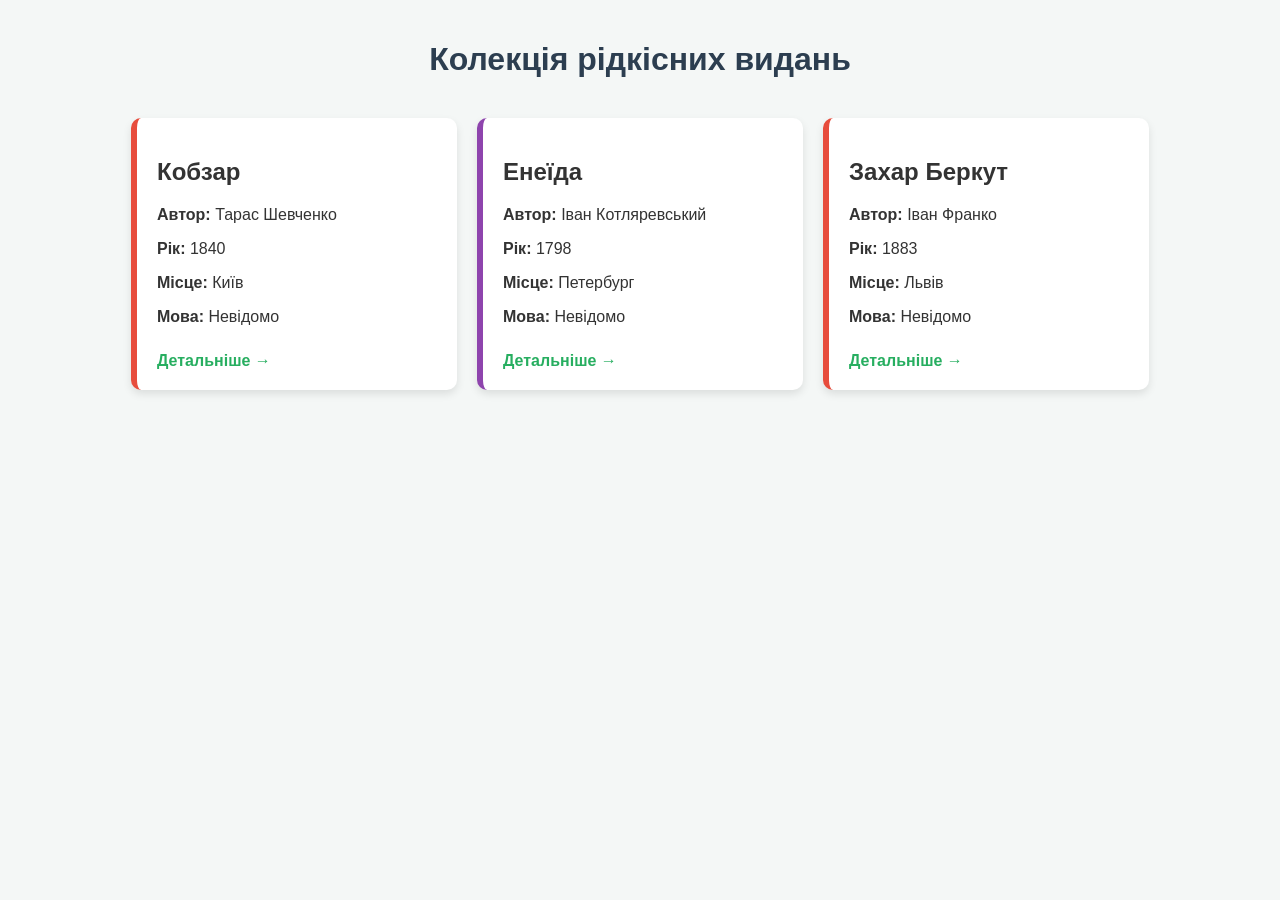
<file: index.html>
<!DOCTYPE html>
<html lang="uk">
<head>
    <meta charset="UTF-8">
    <title>Цифровий архів</title>
   <link rel="stylesheet" href="style.css">
</head>
<body>
    <h1>Колекція рідкісних видань</h1>
    <div class="gallery">

        <div class="card" style="border-left-color: #e74c3c;">
            <h2>Кобзар</h2>
            <p><strong>Автор:</strong> Тарас Шевченко</p>
            <p><strong>Рік:</strong> 1840</p>
            <p><strong>Місце:</strong> Київ</p>
            <p><strong>Мова:</strong> Невідомо</p>
            <a href="book_1.html">Детальніше →</a>
        </div>
    
        <div class="card" style="border-left-color: #8e44ad;">
            <h2>Енеїда</h2>
            <p><strong>Автор:</strong> Іван Котляревський</p>
            <p><strong>Рік:</strong> 1798</p>
            <p><strong>Місце:</strong> Петербург</p>
            <p><strong>Мова:</strong> Невідомо</p>
            <a href="book_2.html">Детальніше →</a>
        </div>
    
        <div class="card" style="border-left-color: #e74c3c;">
            <h2>Захар Беркут</h2>
            <p><strong>Автор:</strong> Іван Франко</p>
            <p><strong>Рік:</strong> 1883</p>
            <p><strong>Місце:</strong> Львів</p>
            <p><strong>Мова:</strong> Невідомо</p>
            <a href="book_3.html">Детальніше →</a>
        </div>
    
</body>
</html>
</file>
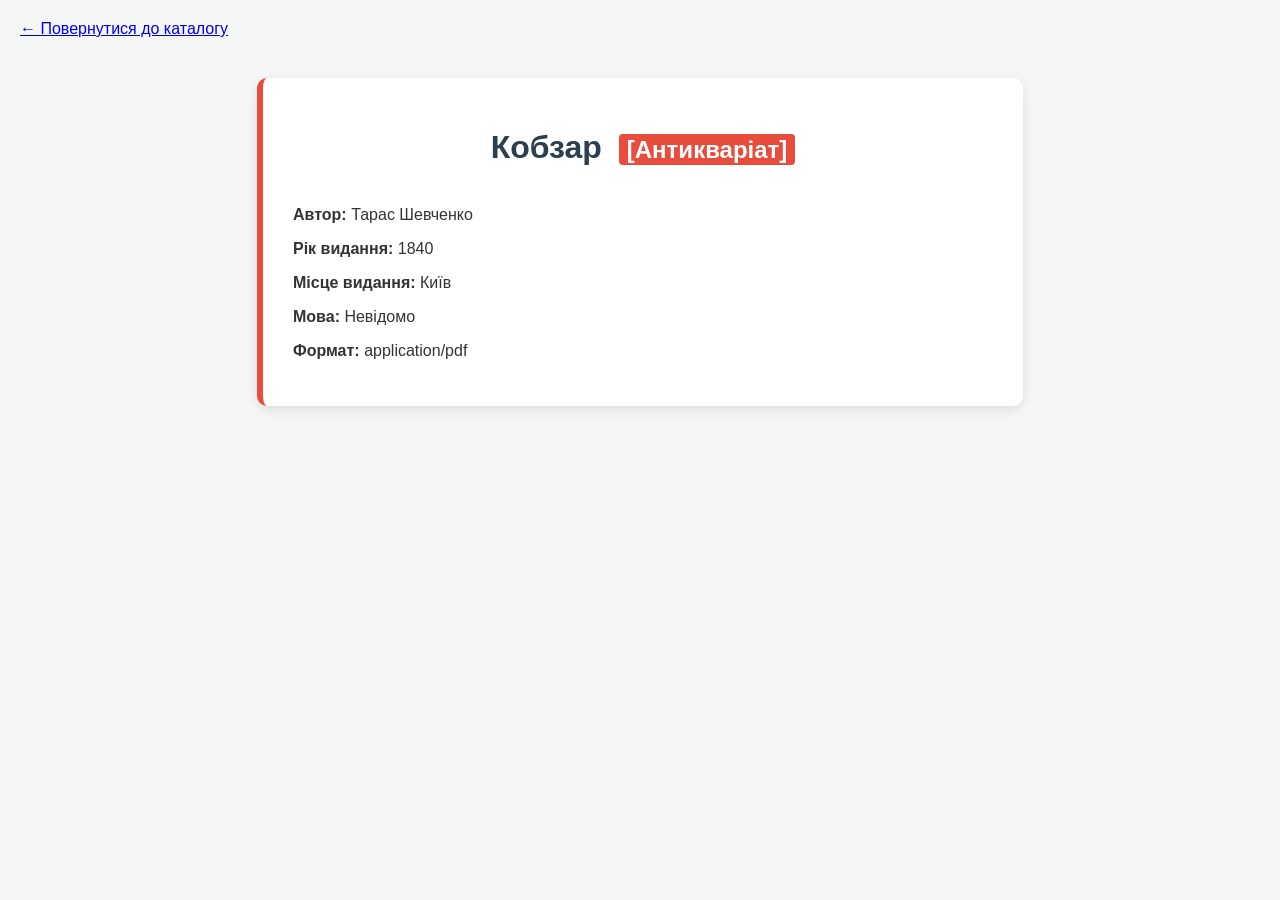
<file: book_1.html>
<!DOCTYPE html>
    <html lang="uk">
    <head>
    <meta charset="UTF-8">
    <title>Кобзар</title>
    <link rel="stylesheet" href="style.css">
    </head>
    <body>
    <a href="index.html">← Повернутися до каталогу</a>
    <div class="detail-card" style="border-left-color: #e74c3c;">
        <h1>Кобзар <span class="badge">[Антикваріат]</span></h1>
        <p><strong>Автор:</strong> Тарас Шевченко</p>
        <p><strong>Рік видання:</strong> 1840</p>
        <p><strong>Місце видання:</strong> Київ</p>
        <p><strong>Мова:</strong> Невідомо</p>
        <p><strong>Формат:</strong> application/pdf</p>
    </div>
    </body>
    </html>
</file>
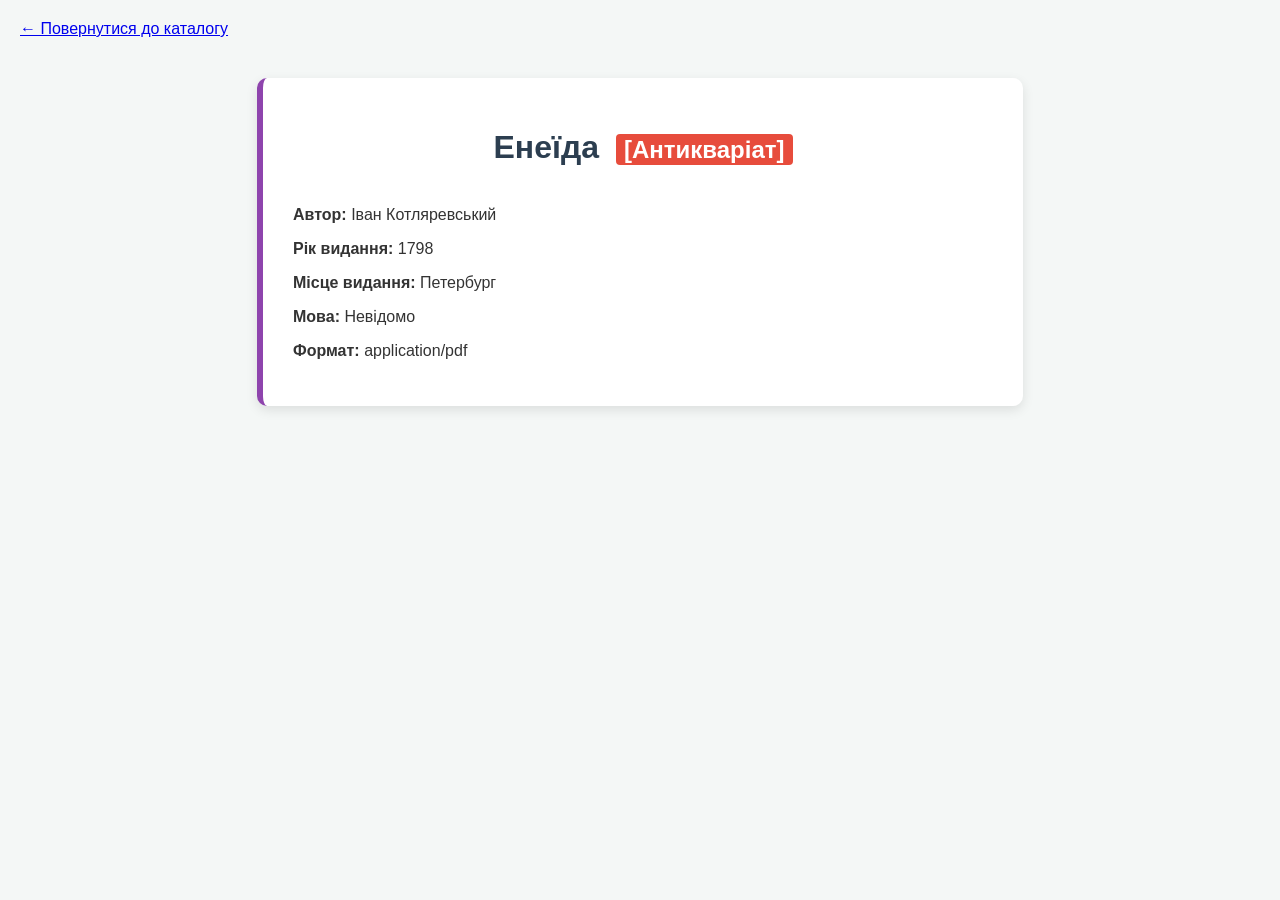
<file: book_2.html>
<!DOCTYPE html>
    <html lang="uk">
    <head>
    <meta charset="UTF-8">
    <title>Енеїда</title>
    <link rel="stylesheet" href="style.css">
    </head>
    <body>
    <a href="index.html">← Повернутися до каталогу</a>
    <div class="detail-card" style="border-left-color: #8e44ad;">
        <h1>Енеїда <span class="badge">[Антикваріат]</span></h1>
        <p><strong>Автор:</strong> Іван Котляревський</p>
        <p><strong>Рік видання:</strong> 1798</p>
        <p><strong>Місце видання:</strong> Петербург</p>
        <p><strong>Мова:</strong> Невідомо</p>
        <p><strong>Формат:</strong> application/pdf</p>
    </div>
    </body>
    </html>
</file>
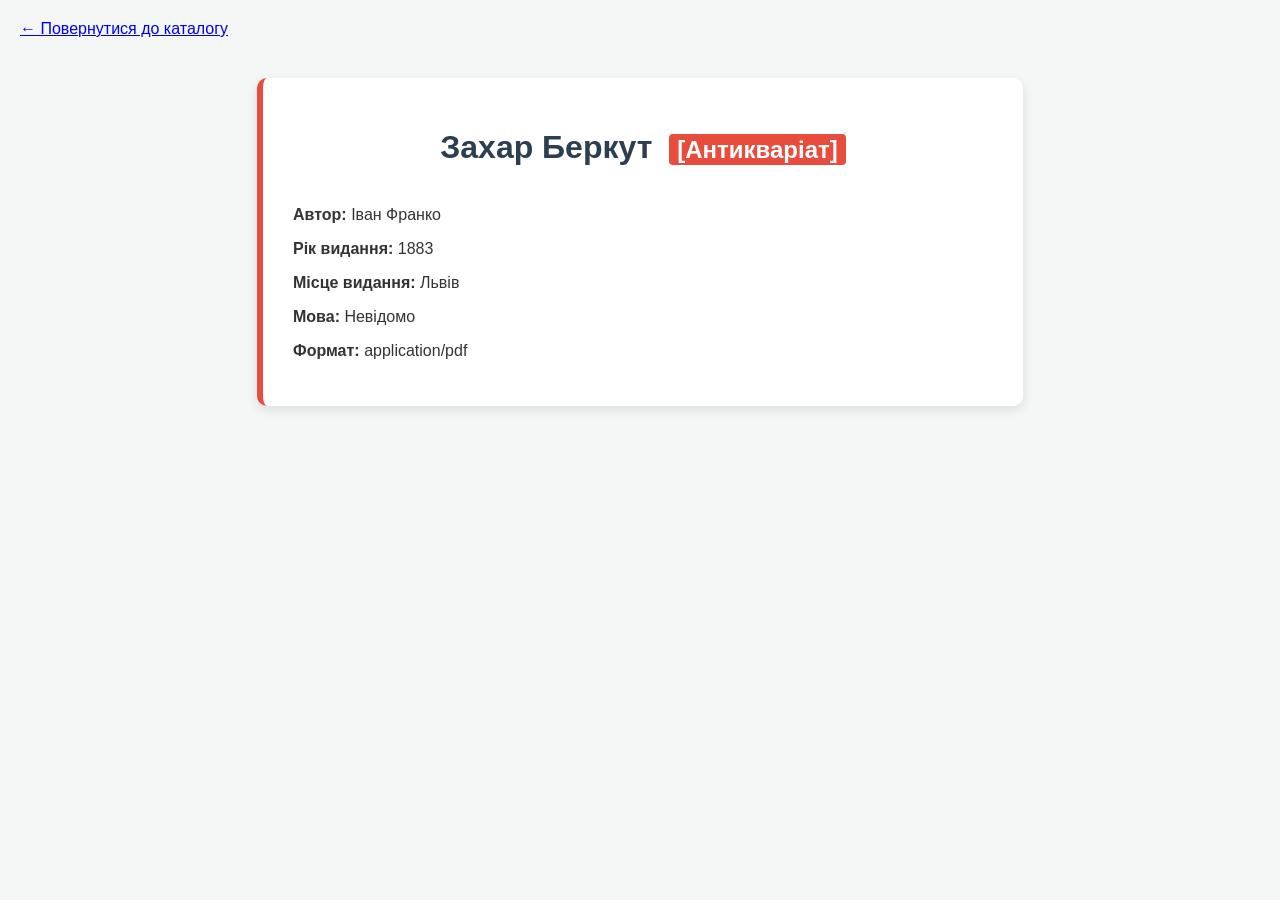
<file: book_3.html>
<!DOCTYPE html>
    <html lang="uk">
    <head>
    <meta charset="UTF-8">
    <title>Захар Беркут</title>
    <link rel="stylesheet" href="style.css">
    </head>
    <body>
    <a href="index.html">← Повернутися до каталогу</a>
    <div class="detail-card" style="border-left-color: #e74c3c;">
        <h1>Захар Беркут <span class="badge">[Антикваріат]</span></h1>
        <p><strong>Автор:</strong> Іван Франко</p>
        <p><strong>Рік видання:</strong> 1883</p>
        <p><strong>Місце видання:</strong> Львів</p>
        <p><strong>Мова:</strong> Невідомо</p>
        <p><strong>Формат:</strong> application/pdf</p>
    </div>
    </body>
    </html>
</file>
<file: style.css>
/* Глобальний дизайн сторінки */
body {
    background-color: #f4f7f6; /* Світлий фон для читабельності */
    font-family: 'Segoe UI', Tahoma, Geneva, Verdana, sans-serif; /* 
Шрифт без зарубок */
    color: #333333; /* Темно-сірий колір тексту */
    margin: 0; /* Видалення стандартних відступів браузера */
    padding: 20px; /* Внутрішні відступи сторінки */
}
/* Стилізація головного заголовка */
h1 {
    text-align: center; /* Вирівнювання тексту по центру */
    color: #2c3e50; /* Глибокий синьо-сірий колір */
    margin-bottom: 40px; /* Відступ знизу для відокремлення від карток 
*/
}
/* Базовий дизайн картки */
.card {
    background-color: white; /* Білий фон */
    width: 280px; /* Фіксована ширина */
    padding: 20px; /* Внутрішні відступи */
    border-radius: 10px; /* М'яке заокруглення кутів */
    border-left: 6px solid #e7d837; /* Декоративна зелена смужка зліва 
*/
    
    /* Додавання візуального об'єму */
    box-shadow: 0 4px 8px rgba(0, 0, 0, 0.1); /* Легка базова тінь */
    transition: 0.3s; /* Плавність анімації (зміни станів) */
}
/* Ефект при наведенні мишки */
.card:hover {
    box-shadow: 0 12px 20px rgba(0, 0, 0, 0.15); /* Посилена тінь */
    transform: translateY(-65px); /* Зсув картки по осі Y (вертикалі) 
вгору на 8 пікселів */
transform: scale(2);
}
/* Налаштування контейнера галереї */
.gallery {
    display: flex; /* Вмикає режим гнучкої сітки */
    justify-content: center; /* Вирівнює елементи по центру сторінки */
    gap: 20px; /* Встановлює відстань між картками */
    flex-wrap: wrap; /* Дозволяє перенесення карток на новий рядок */
}
/* Стиль для детальної сторінки книги */
.detail-card {
    background: white;
    max-width: 700px;
    margin: 40px auto;
    padding: 30px;
    border-radius: 10px;
    border-left: 6px solid #27ae60;
    box-shadow: 0 4px 12px rgba(0,0,0,0.1);
}

/* Мітка [Антикваріат] */
.badge {
    background-color: #e74c3c;
    color: white;
    font-size: 0.75em;
    padding: 2px 8px;
    border-radius: 4px;
    vertical-align: middle;
    margin-left: 8px;
}

/* Посилання «Детальніше» на картці каталогу */
.card a {
    display: inline-block;
    margin-top: 10px;
    color: #27ae60;
    text-decoration: none;
    font-weight: bold;
}
.card a:hover { text-decoration: underline; }
</file>
